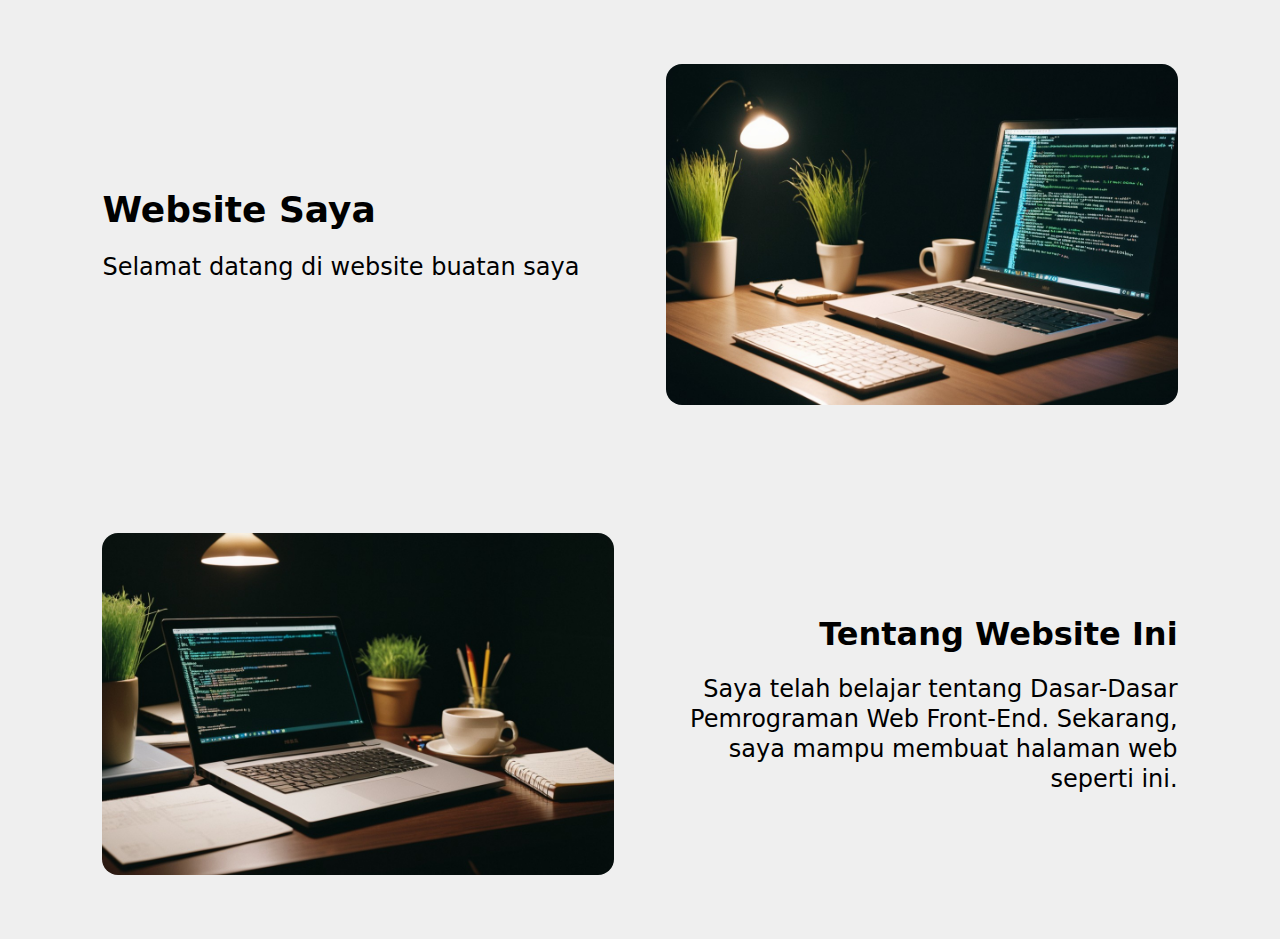
<file: CSS/penerapan/index.html>
<!DOCTYPE html>
<html>
<head>
    <meta charset="UTF-8">
    <meta name="viewport" content="width=device-width, initial-scale=1.0">
    <title>Front-End</title>
    <link rel="stylesheet" href="style.css">
</head>
<body>
    <section id="bagian-pertama">
        <div>
            <h1>Website Saya</h1>
            <p>Selamat datang di website buatan saya</p>
        </div>
        <img src="1.jpeg">
    </section>
    <section id="bagian-kedua">
        <div>
            <h2>Tentang Website Ini</h2>
            <p>Saya telah belajar tentang Dasar-Dasar Pemrograman Web Front-End. Sekarang, saya mampu membuat halaman web seperti ini.</p>
        </div>
        <img src="2.jpeg">
    </section>
</body>
</html>
</file>
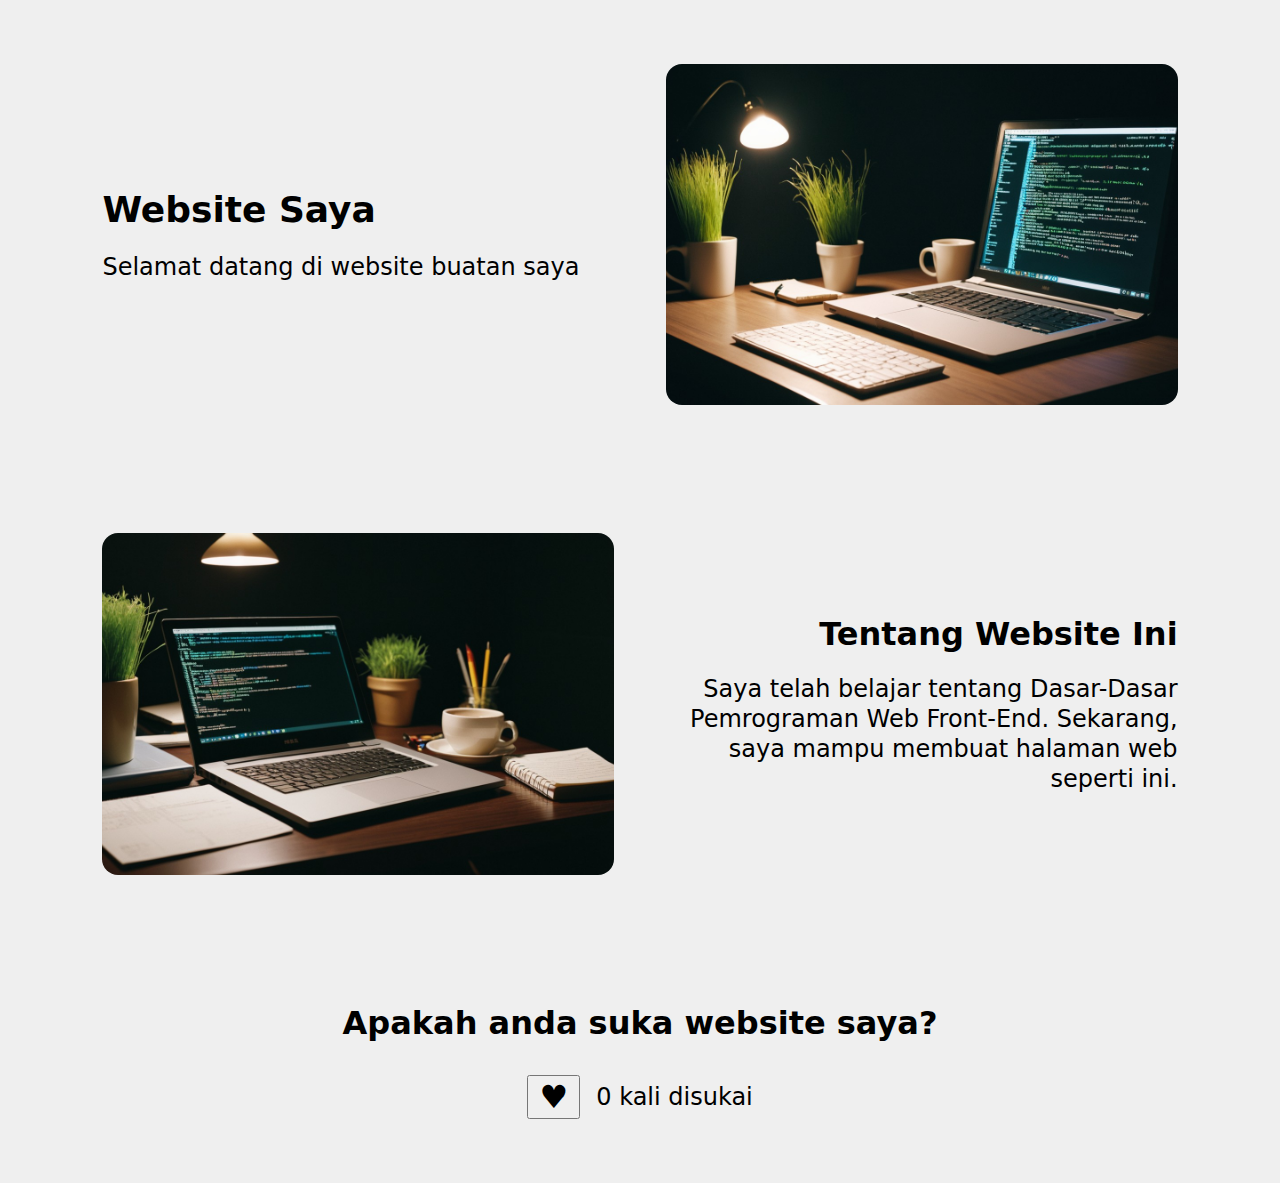
<file: JS/penerapan/index.html>
<!DOCTYPE html>
<html>
<head>
    <meta charset="UTF-8">
    <meta name="viewport" content="width=device-width, initial-scale=1.0">
    <title>Front-End</title>
    <link rel="stylesheet" href="style.css">
</head>
<body>
    <section id="bagian-pertama">
        <div>
            <h1>Website Saya</h1>
            <p>Selamat datang di website buatan saya</p>
        </div>
        <img src="1.jpeg">
    </section>
    <section id="bagian-kedua">
        <div>
            <h2>Tentang Website Ini</h2>
            <p>Saya telah belajar tentang Dasar-Dasar Pemrograman Web Front-End. Sekarang, saya mampu membuat halaman web seperti ini.</p>
        </div>
        <img src="2.jpeg">
    </section>
    <section id="bagian-ketiga">
        <div>
            <h2>Apakah anda suka website saya?</h2>
        </div>
        <div>
            <button>&nbsp;&hearts;&nbsp;</button>
            <p><span>0</span> kali disukai</p>
        </div>
    </section>
    <script src="script.js"></script>
</body>
</html>
</file>
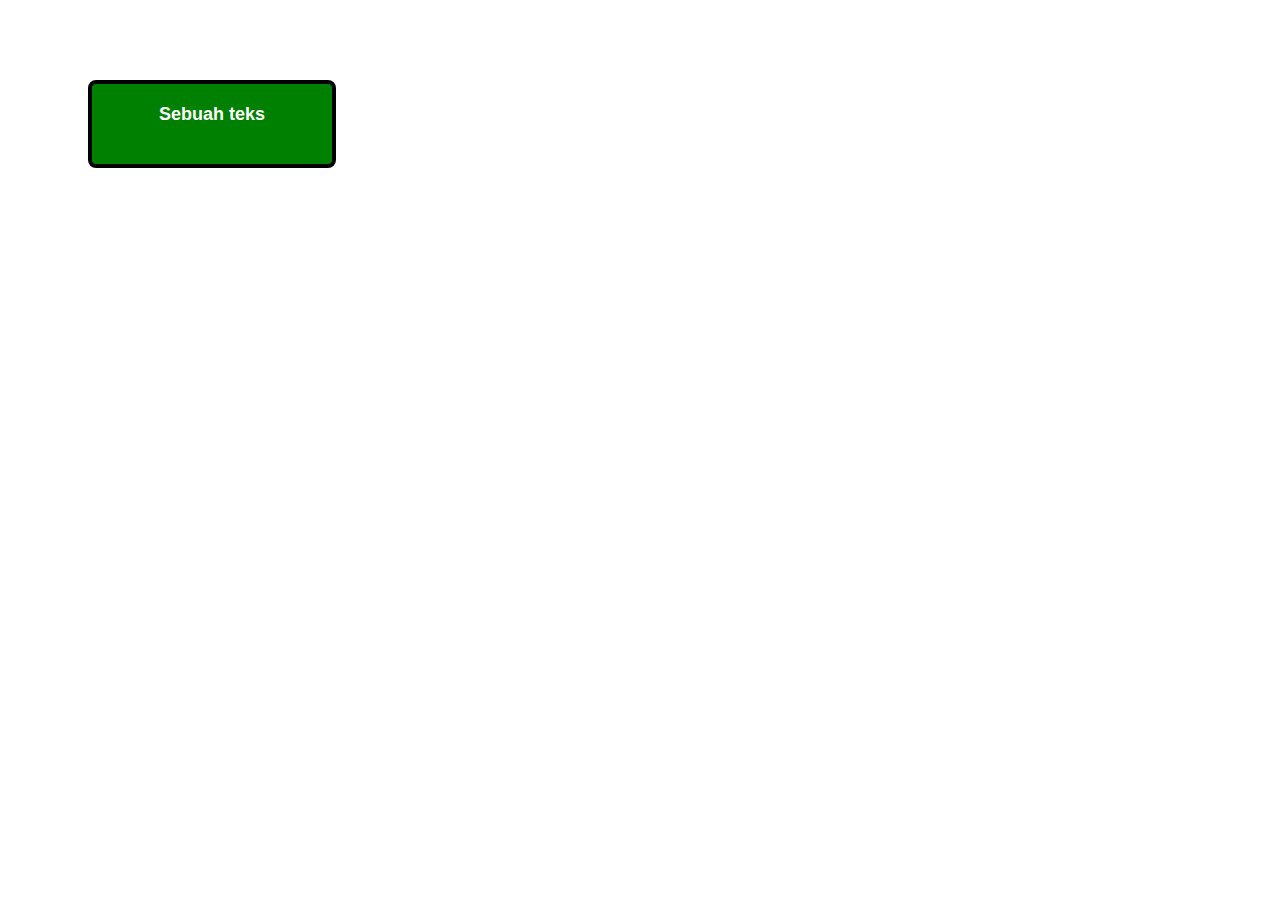
<file: CSS/contoh/III_E(1)/index.html>
<!DOCTYPE html>
<html>
<head>
    <meta charset="UTF-8">
    <meta name="viewport" content="width=device-width, initial-scale=1.0">
    <title>Penerapan CSS</title>
    <link rel="stylesheet" href="style.css">
</head>
<body>
    <p>Sebuah teks</p>
</body>
</html>
</file>
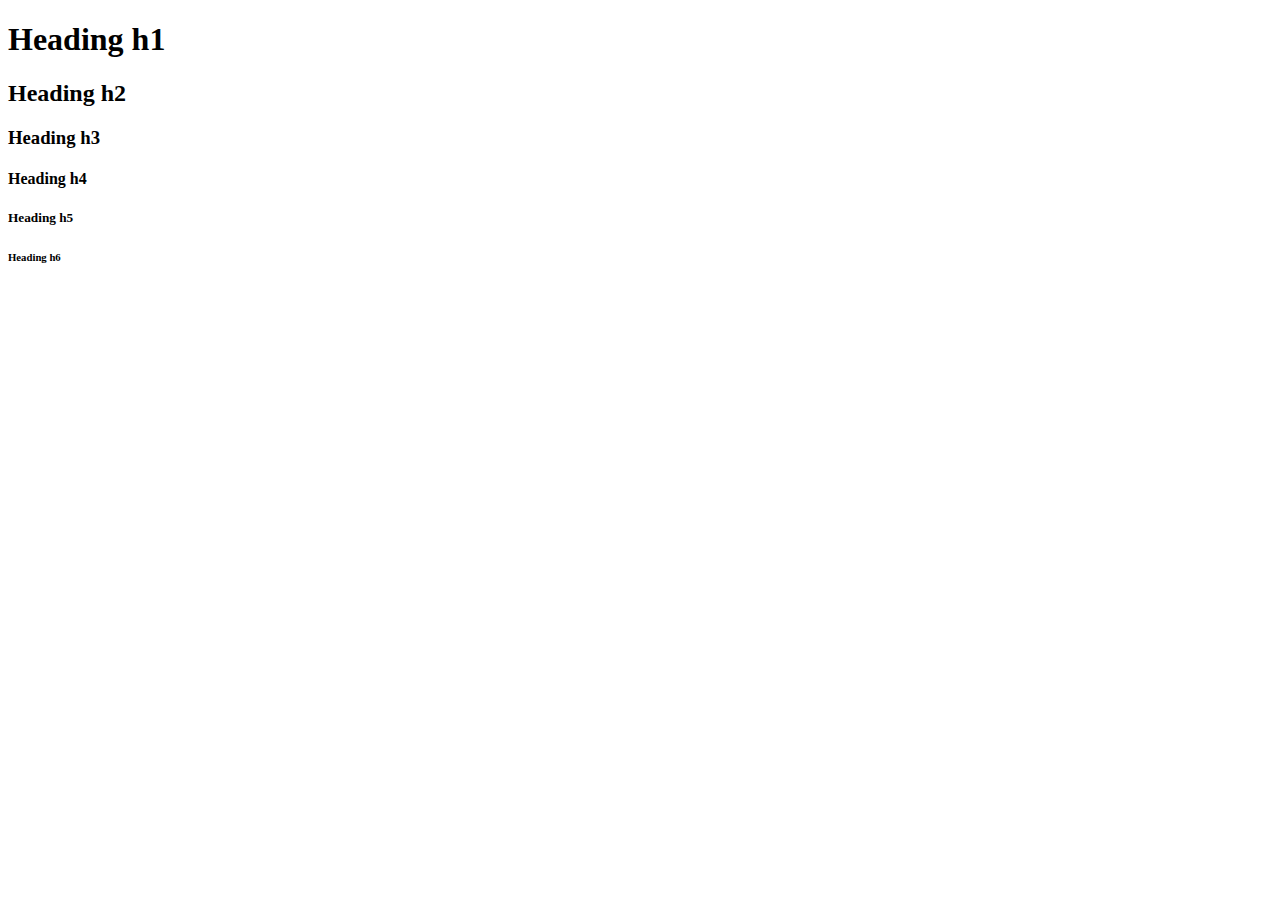
<file: HTML/contoh/II_C(2).html>
<!DOCTYPE html>
<html>
<head>
    <title>Heading</title>
</head>
<body>
    <h1>Heading h1</h1>
    <h2>Heading h2</h2>
    <h3>Heading h3</h3>
    <h4>Heading h4</h4>
    <h5>Heading h5</h5>
    <h6>Heading h6</h6>
</body>
</html>
</file>
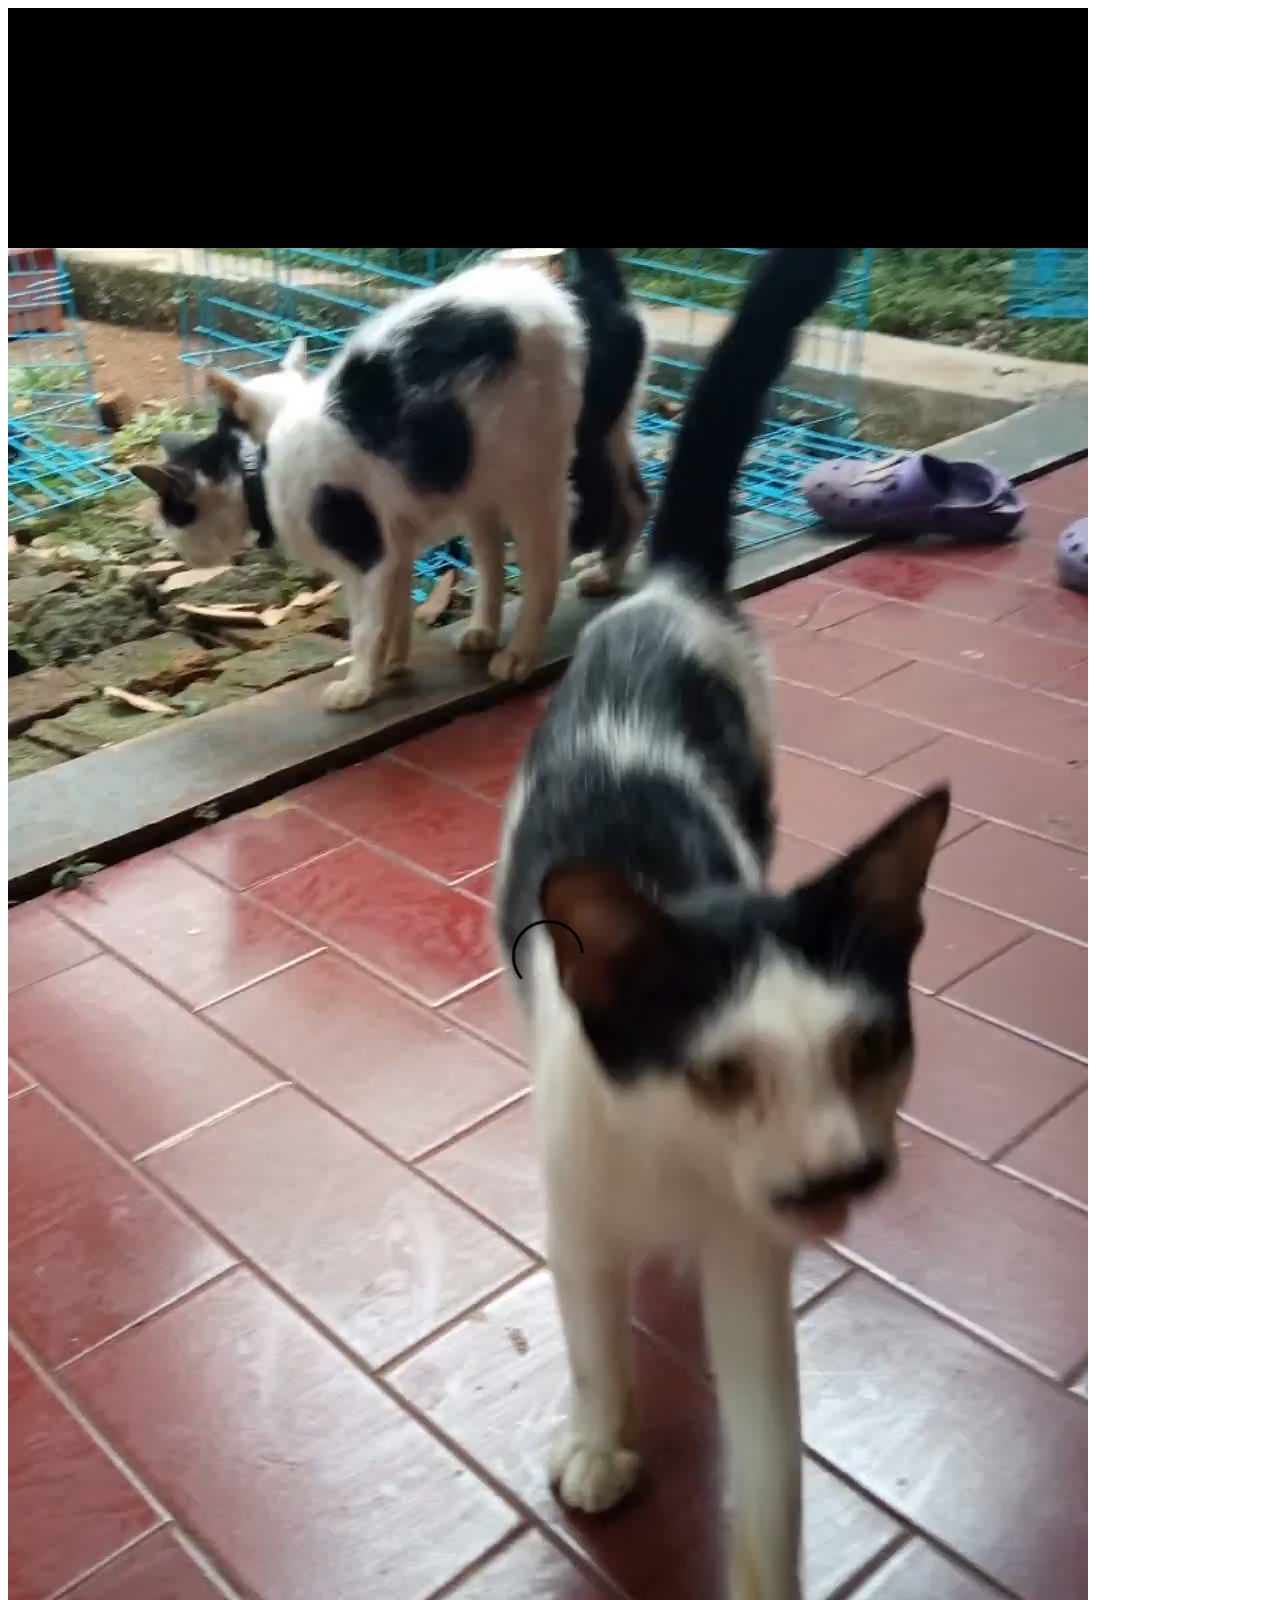
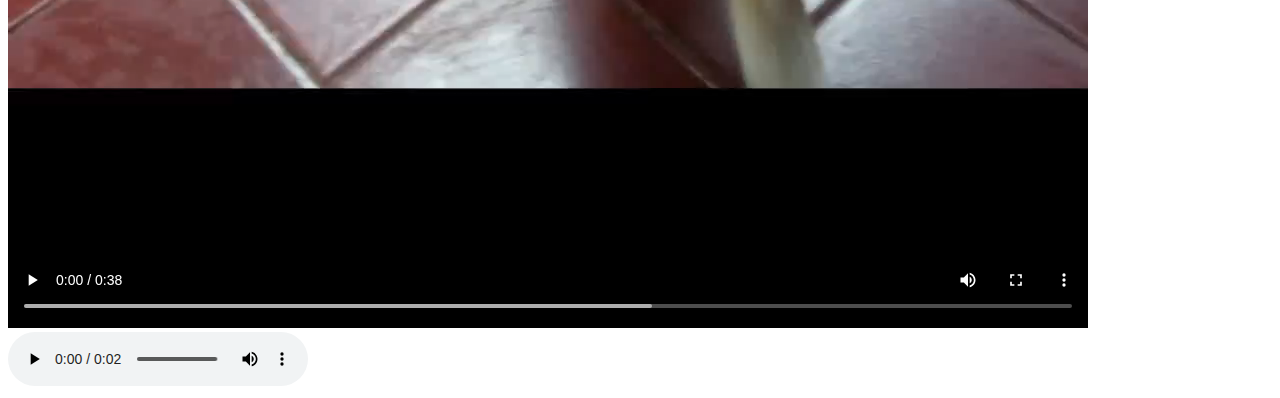
<file: HTML/contoh/II_C(6).html>
<!DOCTYPE html>
<html>
<head>
    <title>Menampilkan Video dan Audio</title>
</head>
<body>
    <video controls>
        <source src="video.mp4">
    </video>
    <audio controls>
        <source src="audio.mp3">
    </audio>
</body>
</html>
</file>
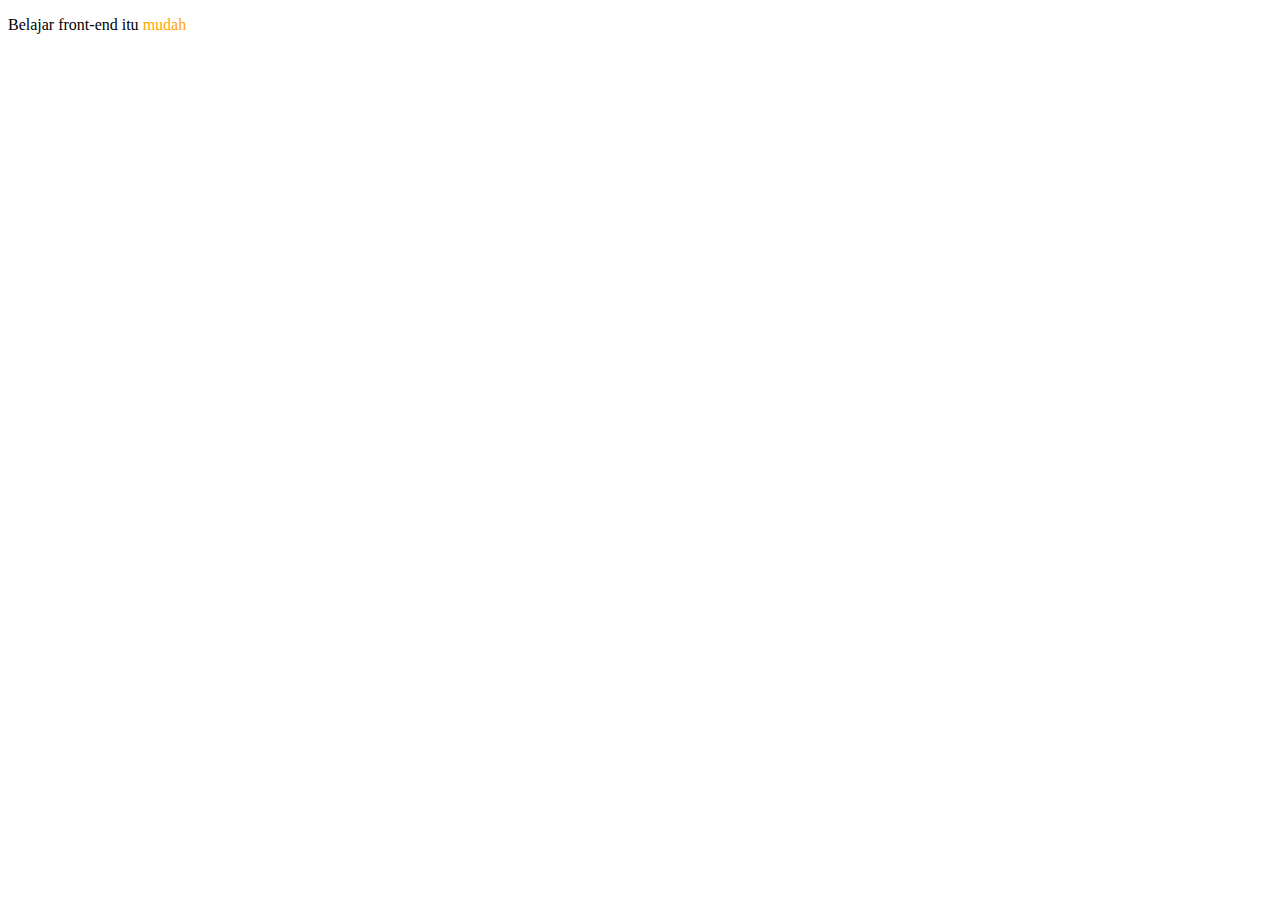
<file: HTML/contoh/II_C(7).html>
<!DOCTYPE html>
<html>
<head>
    <title>Menggunakan Tag Span</title>
    <style>
        p > span {
            color: orange;
        }
    </style>
</head>
<body>
    <p>Belajar front-end itu <span>mudah</span></p>
</body>
</html>
</file>
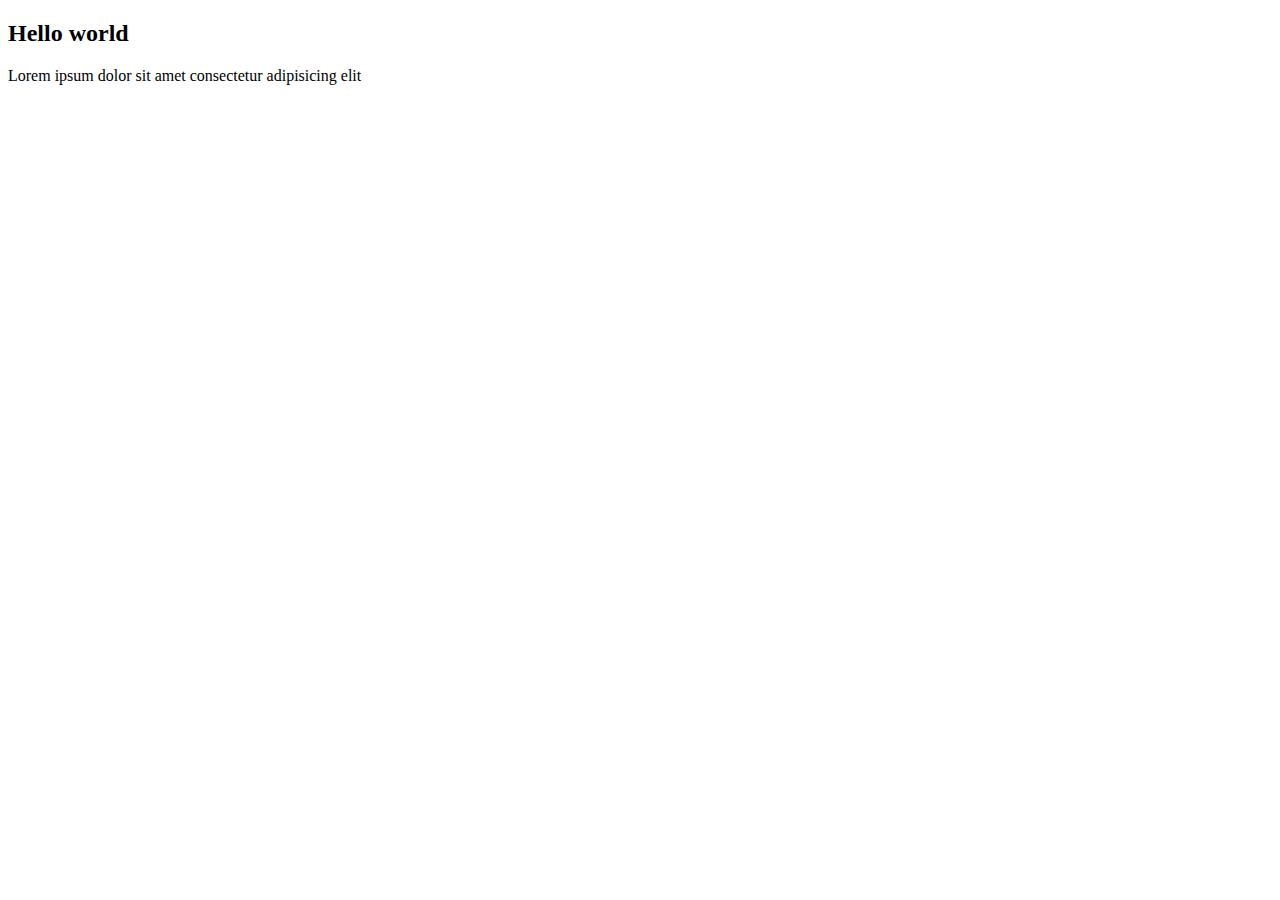
<file: HTML/contoh/II_C(8).html>
<!DOCTYPE html>
<html>
<head>
    <title>Webpage</title>
</head>
<body>
    <div>
        <h2>Hello world</h2>
        <p>Lorem ipsum dolor sit amet consectetur adipisicing elit</p>
    </div>
</body>
</html>
</file>
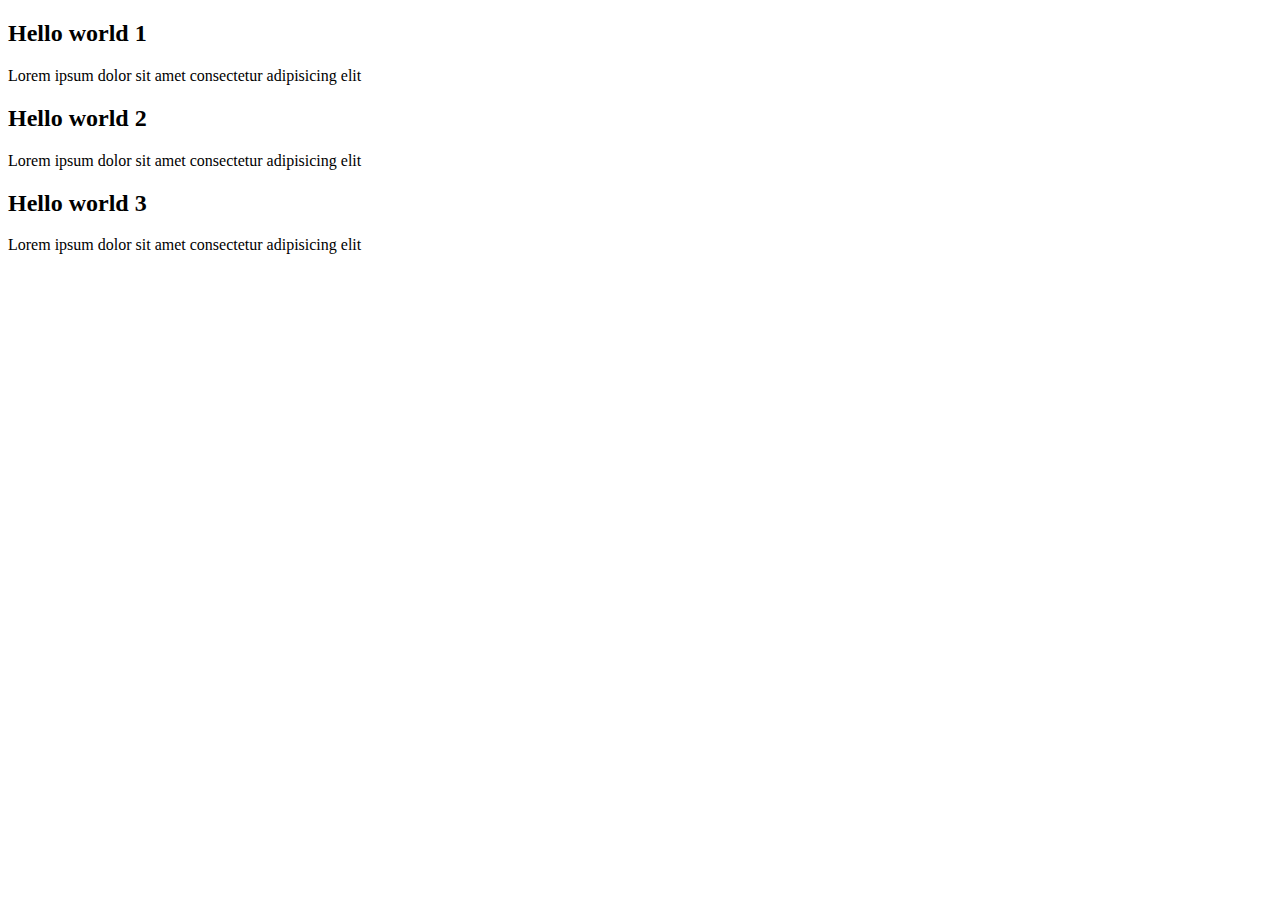
<file: HTML/contoh/II_C(9).html>
<!DOCTYPE html>
<html>
<head>
    <title>Webpage</title>
</head>
<body>
    <div id="div-pertama">
        <h2>Hello world 1</h2>
        <p>Lorem ipsum dolor sit amet consectetur adipisicing elit</p>
    </div>
    <div id="div-kedua">
        <h2>Hello world 2</h2>
        <p>Lorem ipsum dolor sit amet consectetur adipisicing elit</p>
    </div>
    <div id="div-ketiga">
        <h2>Hello world 3</h2>
        <p>Lorem ipsum dolor sit amet consectetur adipisicing elit</p>
    </div>
</body>
</html>
</file>
<file: CSS/penerapan/style.css>
* {
    color: black;
    font-family: system-ui, -apple-system, BlinkMacSystemFont, 'Segoe UI', Roboto, Oxygen, Ubuntu, Cantarell, 'Open Sans', 'Helvetica Neue', sans-serif;
    box-sizing: border-box;
    line-height: 1.25em;
    margin: 0;
    padding: 0;
}

html, body {
    background-color: #efefef;
    width: 100vw;
    overflow-x: hidden;
}

section {
    width: 100vw;
    padding: 64px 8vw;
    display: flex;
    justify-content: space-between;
    align-items: center;
    gap: 64px;
}

section#bagian-pertama {
    flex-direction: row;
}

section#bagian-kedua {
    flex-direction: row-reverse;
}

section > div {
    width: 100%;
    display: flex;
    flex-direction: column;
    justify-content: center;
    gap: 20px;
}

section > div > h1 {
    font-size: 36px;
    font-weight: 800;
}

section > div > h2 {
    font-size: 32px;
    font-weight: 700;
}

section > div > p {
    font-size: 24px;
    font-weight: 500;
}

section#bagian-pertama > div {
    align-items: start;
}

section#bagian-pertama > div > * {
    text-align: left;
}

section#bagian-kedua > div {
    align-items: end;
}

section#bagian-kedua > div > * {
    text-align: right;
}

section > img {
    aspect-ratio: 3 / 2;
    object-fit: cover;
    width: 512px;
    border-radius: 16px;
}

@media (max-width: 1000px) {
    section {
        padding: 64px 6vw;
    }

    section > img {
        width: 448px;
    }
}

@media (max-width: 800px) {
    section {
        padding: 64px 4vw;
        flex-direction: column !important;
    }

    section > div {
        align-items: center !important;
    }

    section > div > * {
        text-align: center !important;
    }

    section > img {
        width: 100%;
    }
}
</file>
<file: JS/penerapan/style.css>
* {
    color: black;
    font-family: system-ui, -apple-system, BlinkMacSystemFont, 'Segoe UI', Roboto, Oxygen, Ubuntu, Cantarell, 'Open Sans', 'Helvetica Neue', sans-serif;
    box-sizing: border-box;
    line-height: 1.25em;
    margin: 0;
    padding: 0;
}

html, body {
    background-color: #efefef;
    width: 100vw;
    overflow-x: hidden;
}

section {
    width: 100vw;
    padding: 64px 8vw;
    display: flex;
    justify-content: space-between;
    align-items: center;
    gap: 64px;
}

section#bagian-pertama {
    flex-direction: row;
}

section#bagian-kedua {
    flex-direction: row-reverse;
}

section > div {
    width: 100%;
    display: flex;
    flex-direction: column;
    justify-content: center;
    gap: 20px;
}

section > div > h1 {
    font-size: 36px;
    font-weight: 800;
}

section > div > h2 {
    font-size: 32px;
    font-weight: 700;
}

section > div > p {
    font-size: 24px;
    font-weight: 500;
}

section#bagian-pertama > div {
    align-items: start;
}

section#bagian-pertama > div > * {
    text-align: left;
}

section#bagian-kedua > div {
    align-items: end;
}

section#bagian-kedua > div > * {
    text-align: right;
}

section > img {
    aspect-ratio: 3 / 2;
    object-fit: cover;
    width: 512px;
    border-radius: 16px;
}

section#bagian-ketiga {
    flex-direction: column;
    justify-content: center;
    align-items: center;
    gap: 32px;
}

section#bagian-ketiga > div {
    flex-direction: row;
    justify-content: center;
    align-items: center;
    gap: 16px;
}

section#bagian-ketiga > div > button {
    font-size: 32px;
}

@media (max-width: 1000px) {
    section {
        padding: 64px 6vw;
    }

    section > img {
        width: 448px;
    }
}

@media (max-width: 800px) {
    section {
        padding: 64px 4vw;
        flex-direction: column !important;
    }

    section > div {
        align-items: center !important;
    }

    section > div > * {
        text-align: center !important;
    }

    section > img {
        width: 100%;
    }
}
</file>
<file: CSS/contoh/III_E(1)/style.css>
p {
    margin: 80px;
    padding: 20px;
    color: white;
    background: green;
    font-family: sans-serif;
    font-size: large;
    display: block;
    width: 200px;
    height: 40px;
    border: 4px solid black;
    border-radius: 8px;
    font-weight: 700;
    text-align: center;
}
</file>
